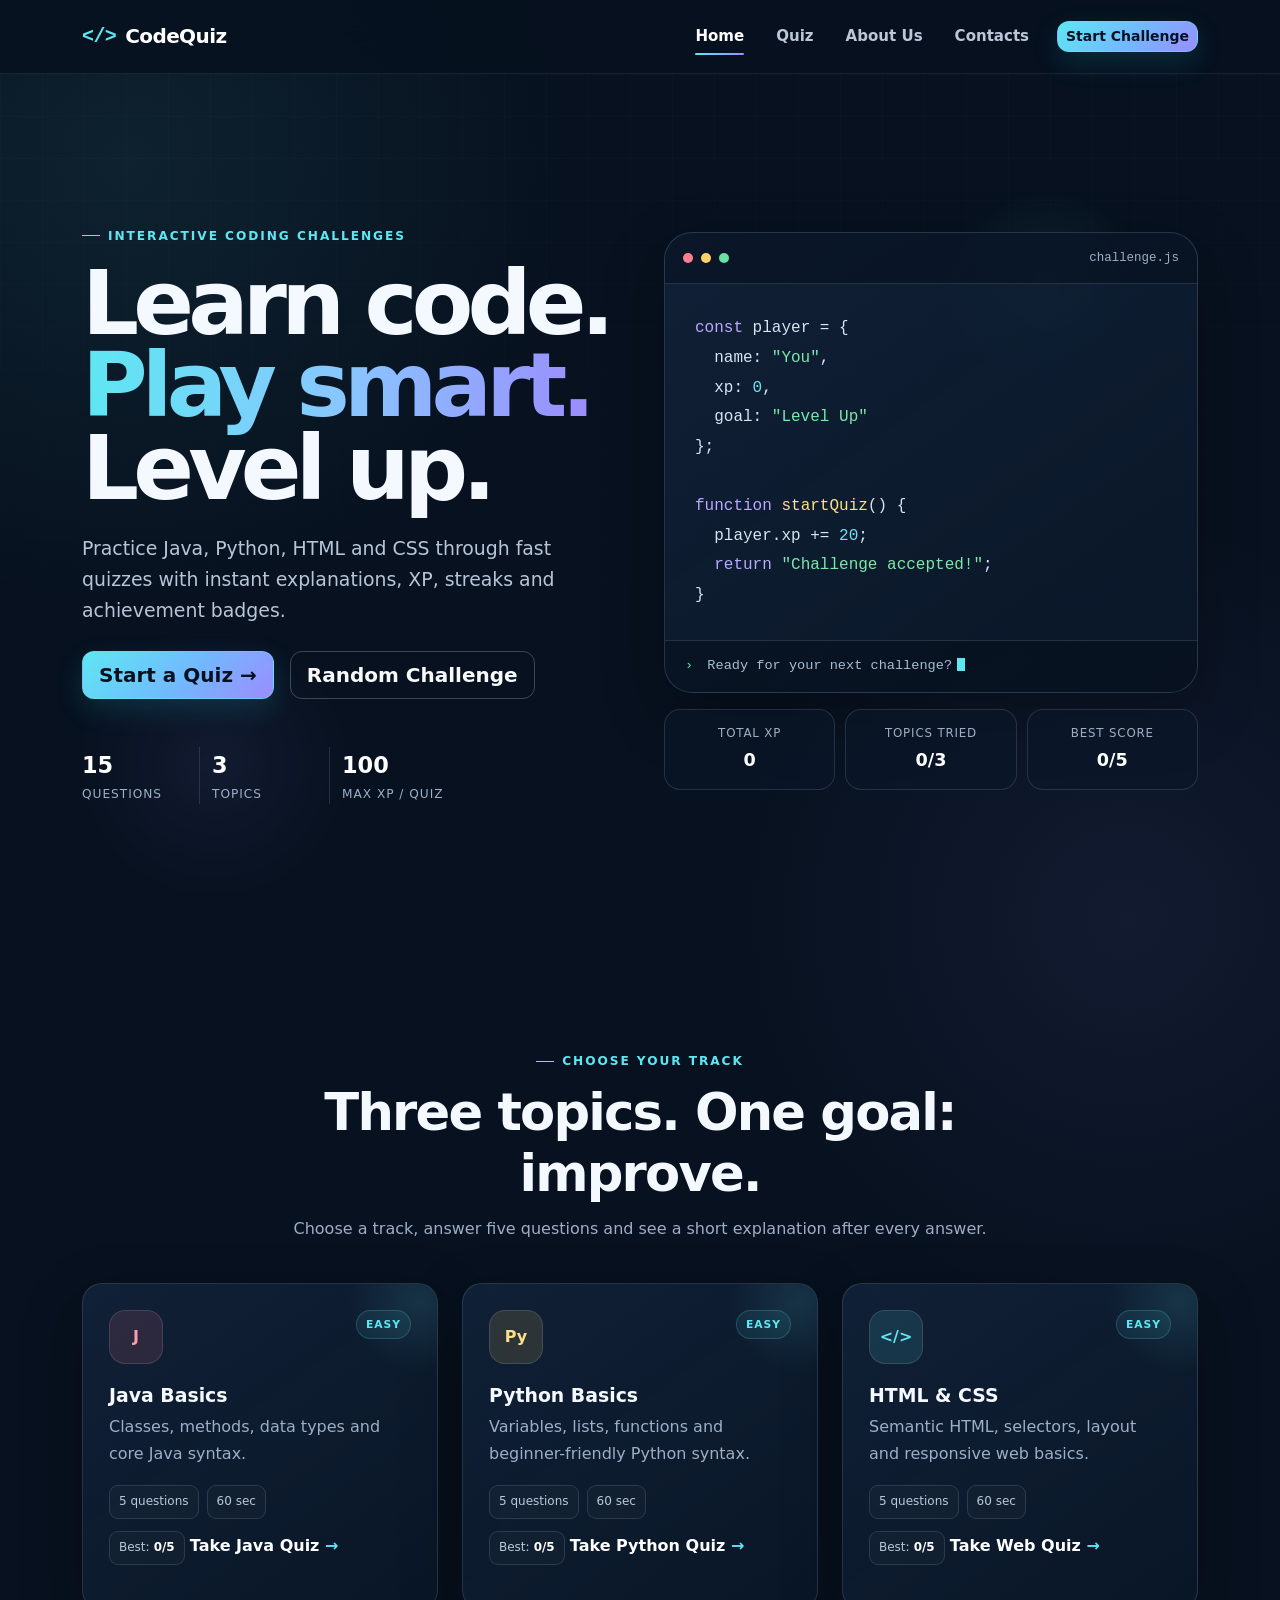
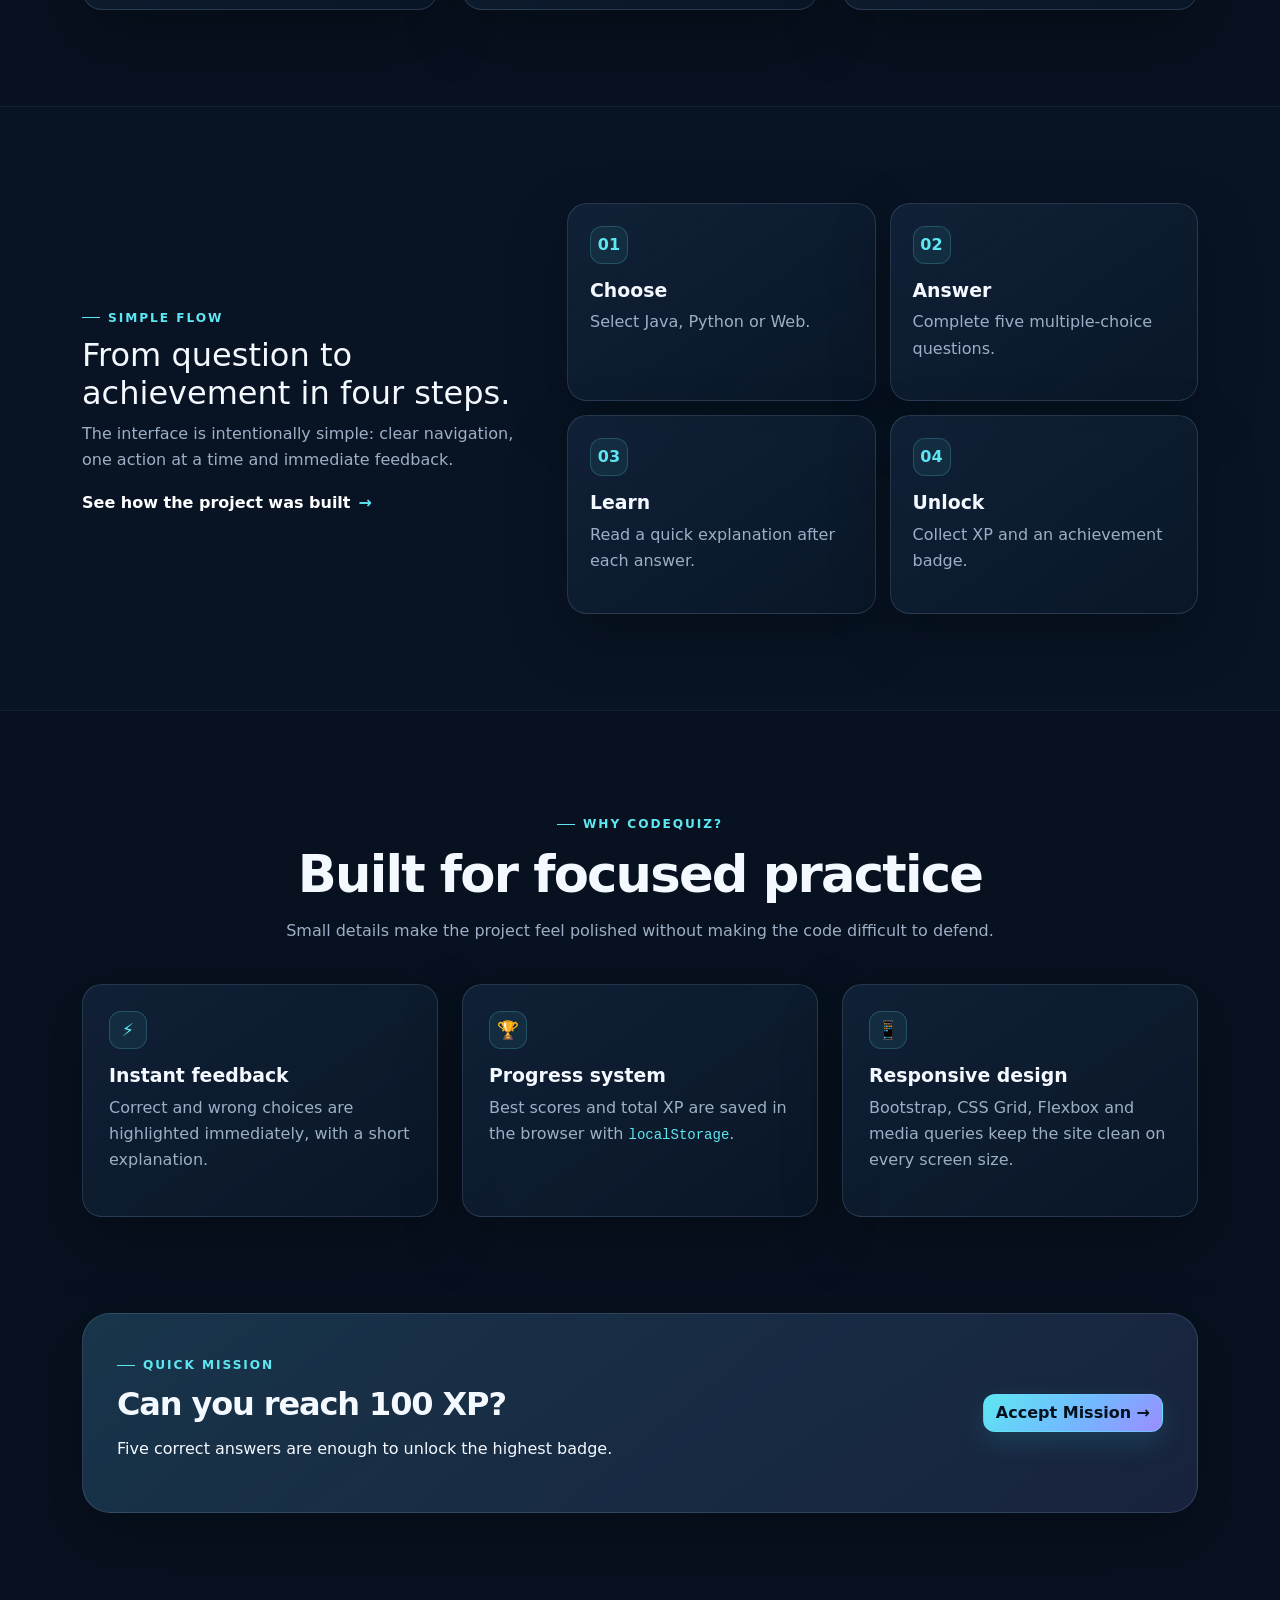
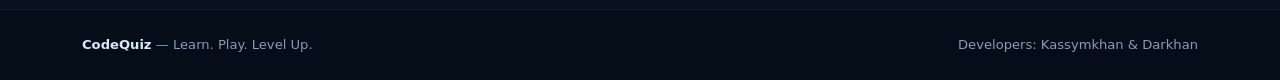
<file: index.html>
<!DOCTYPE html>
<html lang="en">
<head>
    <meta charset="UTF-8">
    <meta name="viewport" content="width=device-width, initial-scale=1.0">
    <meta name="description" content="CodeQuiz is a responsive programming quiz website for practicing Java, Python, HTML and CSS basics.">
    <meta name="theme-color" content="#07111f">
    <title>CodeQuiz | Learn. Play. Level Up.</title>
    <link rel="icon" href="images/codequiz-badge.svg" type="image/svg+xml">
    <link href="vendor/bootstrap.min.css" rel="stylesheet">
    <link rel="stylesheet" href="css/style.css">
</head>
<body data-page="home">
    <a class="skip-link" href="#main-content">Skip to main content</a>

    <header>
        <nav class="navbar navbar-expand-lg navbar-dark site-navbar sticky-top" aria-label="Main navigation">
            <div class="container">
                <a class="navbar-brand brand-mark" href="index.html" aria-label="CodeQuiz home"><span>&lt;/&gt;</span> CodeQuiz</a>
                <button class="navbar-toggler" type="button" data-bs-toggle="collapse" data-bs-target="#mainNavigation" aria-controls="mainNavigation" aria-expanded="false" aria-label="Toggle navigation">
                    <span class="navbar-toggler-icon"></span>
                </button>
                <div class="collapse navbar-collapse" id="mainNavigation">
                    <ul class="navbar-nav ms-auto align-items-lg-center gap-lg-2">
                        <li class="nav-item"><a class="nav-link active" aria-current="page" href="index.html">Home</a></li>
                        <li class="nav-item"><a class="nav-link" href="quiz.html">Quiz</a></li>
                        <li class="nav-item"><a class="nav-link" href="about.html">About Us</a></li>
                        <li class="nav-item"><a class="nav-link" href="contact.html">Contacts</a></li>
                        <li class="nav-item ms-lg-2"><a class="btn btn-sm btn-glow" href="quiz.html">Start Challenge</a></li>
                    </ul>
                </div>
            </div>
        </nav>
    </header>

    <main id="main-content">
        <section class="hero-section">
            <div class="hero-orb hero-orb-one" aria-hidden="true"></div>
            <div class="hero-orb hero-orb-two" aria-hidden="true"></div>
            <div class="container py-5 position-relative">
                <div class="row align-items-center g-4 g-lg-5 min-vh-hero">
                    <div class="col-lg-6">
                        <span class="eyebrow">INTERACTIVE CODING CHALLENGES</span>
                        <h1 class="display-title mt-3">Learn code.<br><span>Play smart.</span><br>Level up.</h1>
                        <p class="hero-text mt-4">Practice Java, Python, HTML and CSS through fast quizzes with instant explanations, XP, streaks and achievement badges.</p>
                        <div class="d-flex flex-wrap gap-3 mt-4">
                            <a class="btn btn-glow btn-lg" href="quiz.html">Start a Quiz <span aria-hidden="true">→</span></a>
                            <button class="btn btn-outline-light btn-lg" id="randomChallenge" type="button">Random Challenge</button>
                        </div>
                        <div class="hero-stats mt-5" aria-label="CodeQuiz statistics">
                            <div><strong>15</strong><span>Questions</span></div>
                            <div><strong>3</strong><span>Topics</span></div>
                            <div><strong>100</strong><span>Max XP / quiz</span></div>
                        </div>
                    </div>
                    <div class="col-lg-6">
                        <div class="code-window floating-card" aria-label="Decorative code example">
                            <div class="window-bar">
                                <span class="dot red"></span><span class="dot yellow"></span><span class="dot green"></span>
                                <span class="window-title">challenge.js</span>
                            </div>
                            <pre><code><span class="code-purple">const</span> player = {
  name: <span class="code-green">"You"</span>,
  xp: <span class="code-blue">0</span>,
  goal: <span class="code-green">"Level Up"</span>
};

<span class="code-purple">function</span> <span class="code-yellow">startQuiz</span>() {
  player.xp += <span class="code-blue">20</span>;
  <span class="code-purple">return</span> <span class="code-green">"Challenge accepted!"</span>;
}</code></pre>
                            <div class="terminal-line"><span>›</span> Ready for your next challenge?<span class="terminal-cursor" aria-hidden="true"></span></div>
                        </div>
                        <div class="profile-strip mt-3" aria-label="Saved progress">
                            <div><span>Total XP</span><strong id="homeTotalXp">0</strong></div>
                            <div><span>Topics tried</span><strong id="homeTopicsTried">0/3</strong></div>
                            <div><span>Best score</span><strong id="homeBestScore">0/5</strong></div>
                        </div>
                    </div>
                </div>
            </div>
        </section>

        <section class="section-space" aria-labelledby="choose-heading">
            <div class="container">
                <div class="section-heading text-center mx-auto">
                    <span class="eyebrow">CHOOSE YOUR TRACK</span>
                    <h2 id="choose-heading">Three topics. One goal: improve.</h2>
                    <p>Choose a track, answer five questions and see a short explanation after every answer.</p>
                </div>
                <div class="row g-4 mt-2">
                    <div class="col-12 col-md-6 col-lg-4">
                        <article class="topic-card h-100">
                            <div class="topic-card-head">
                                <div class="topic-icon java-icon" aria-hidden="true">J</div>
                                <span class="difficulty">EASY</span>
                            </div>
                            <h3>Java Basics</h3>
                            <p>Classes, methods, data types and core Java syntax.</p>
                            <div class="topic-meta"><span>5 questions</span><span>60 sec</span></div>
                            <div class="best-pill">Best: <strong data-best-topic="java">0/5</strong></div>
                            <a class="stretched-link-card" href="quiz.html?topic=java">Take Java Quiz <span aria-hidden="true">→</span></a>
                        </article>
                    </div>
                    <div class="col-12 col-md-6 col-lg-4">
                        <article class="topic-card h-100">
                            <div class="topic-card-head">
                                <div class="topic-icon python-icon" aria-hidden="true">Py</div>
                                <span class="difficulty">EASY</span>
                            </div>
                            <h3>Python Basics</h3>
                            <p>Variables, lists, functions and beginner-friendly Python syntax.</p>
                            <div class="topic-meta"><span>5 questions</span><span>60 sec</span></div>
                            <div class="best-pill">Best: <strong data-best-topic="python">0/5</strong></div>
                            <a class="stretched-link-card" href="quiz.html?topic=python">Take Python Quiz <span aria-hidden="true">→</span></a>
                        </article>
                    </div>
                    <div class="col-12 col-md-6 col-lg-4">
                        <article class="topic-card h-100">
                            <div class="topic-card-head">
                                <div class="topic-icon web-icon" aria-hidden="true">&lt;/&gt;</div>
                                <span class="difficulty">EASY</span>
                            </div>
                            <h3>HTML &amp; CSS</h3>
                            <p>Semantic HTML, selectors, layout and responsive web basics.</p>
                            <div class="topic-meta"><span>5 questions</span><span>60 sec</span></div>
                            <div class="best-pill">Best: <strong data-best-topic="web">0/5</strong></div>
                            <a class="stretched-link-card" href="quiz.html?topic=web">Take Web Quiz <span aria-hidden="true">→</span></a>
                        </article>
                    </div>
                </div>
            </div>
        </section>

        <section id="how-it-works" class="section-space section-alt" aria-labelledby="works-heading">
            <div class="container">
                <div class="row align-items-center g-4 g-lg-5">
                    <div class="col-lg-5">
                        <span class="eyebrow">SIMPLE FLOW</span>
                        <h2 id="works-heading" class="mt-2">From question to achievement in four steps.</h2>
                        <p class="muted-text">The interface is intentionally simple: clear navigation, one action at a time and immediate feedback.</p>
                        <a class="text-link" href="about.html">See how the project was built <span aria-hidden="true">→</span></a>
                    </div>
                    <div class="col-lg-7">
                        <div class="steps-grid">
                            <div class="step-card"><span>01</span><h3>Choose</h3><p>Select Java, Python or Web.</p></div>
                            <div class="step-card"><span>02</span><h3>Answer</h3><p>Complete five multiple-choice questions.</p></div>
                            <div class="step-card"><span>03</span><h3>Learn</h3><p>Read a quick explanation after each answer.</p></div>
                            <div class="step-card"><span>04</span><h3>Unlock</h3><p>Collect XP and an achievement badge.</p></div>
                        </div>
                    </div>
                </div>
            </div>
        </section>

        <section class="section-space" aria-labelledby="features-heading">
            <div class="container">
                <div class="section-heading text-center mx-auto">
                    <span class="eyebrow">WHY CODEQUIZ?</span>
                    <h2 id="features-heading">Built for focused practice</h2>
                    <p>Small details make the project feel polished without making the code difficult to defend.</p>
                </div>
                <div class="row g-4 mt-2">
                    <div class="col-md-4"><div class="mini-feature h-100"><span class="feature-symbol">⚡</span><h3>Instant feedback</h3><p>Correct and wrong choices are highlighted immediately, with a short explanation.</p></div></div>
                    <div class="col-md-4"><div class="mini-feature h-100"><span class="feature-symbol">🏆</span><h3>Progress system</h3><p>Best scores and total XP are saved in the browser with <code>localStorage</code>.</p></div></div>
                    <div class="col-md-4"><div class="mini-feature h-100"><span class="feature-symbol">📱</span><h3>Responsive design</h3><p>Bootstrap, CSS Grid, Flexbox and media queries keep the site clean on every screen size.</p></div></div>
                </div>
            </div>
        </section>

        <section class="section-space pt-0" aria-labelledby="mission-heading">
            <div class="container">
                <div class="mission-card">
                    <div>
                        <span class="eyebrow">QUICK MISSION</span>
                        <h2 id="mission-heading">Can you reach 100 XP?</h2>
                        <p>Five correct answers are enough to unlock the highest badge.</p>
                    </div>
                    <a class="btn btn-glow" href="quiz.html">Accept Mission <span aria-hidden="true">→</span></a>
                </div>
            </div>
        </section>
    </main>

    <footer class="site-footer">
        <div class="container d-flex flex-column flex-md-row justify-content-between align-items-center gap-2">
            <p class="mb-0"><strong>CodeQuiz</strong> — Learn. Play. Level Up.</p>
            <p class="mb-0">Developers: Kassymkhan &amp; Darkhan</p>
        </div>
    </footer>

    <script src="vendor/bootstrap.bundle.min.js"></script>
    <script src="js/script.js"></script>
</body>
</html>
</file>
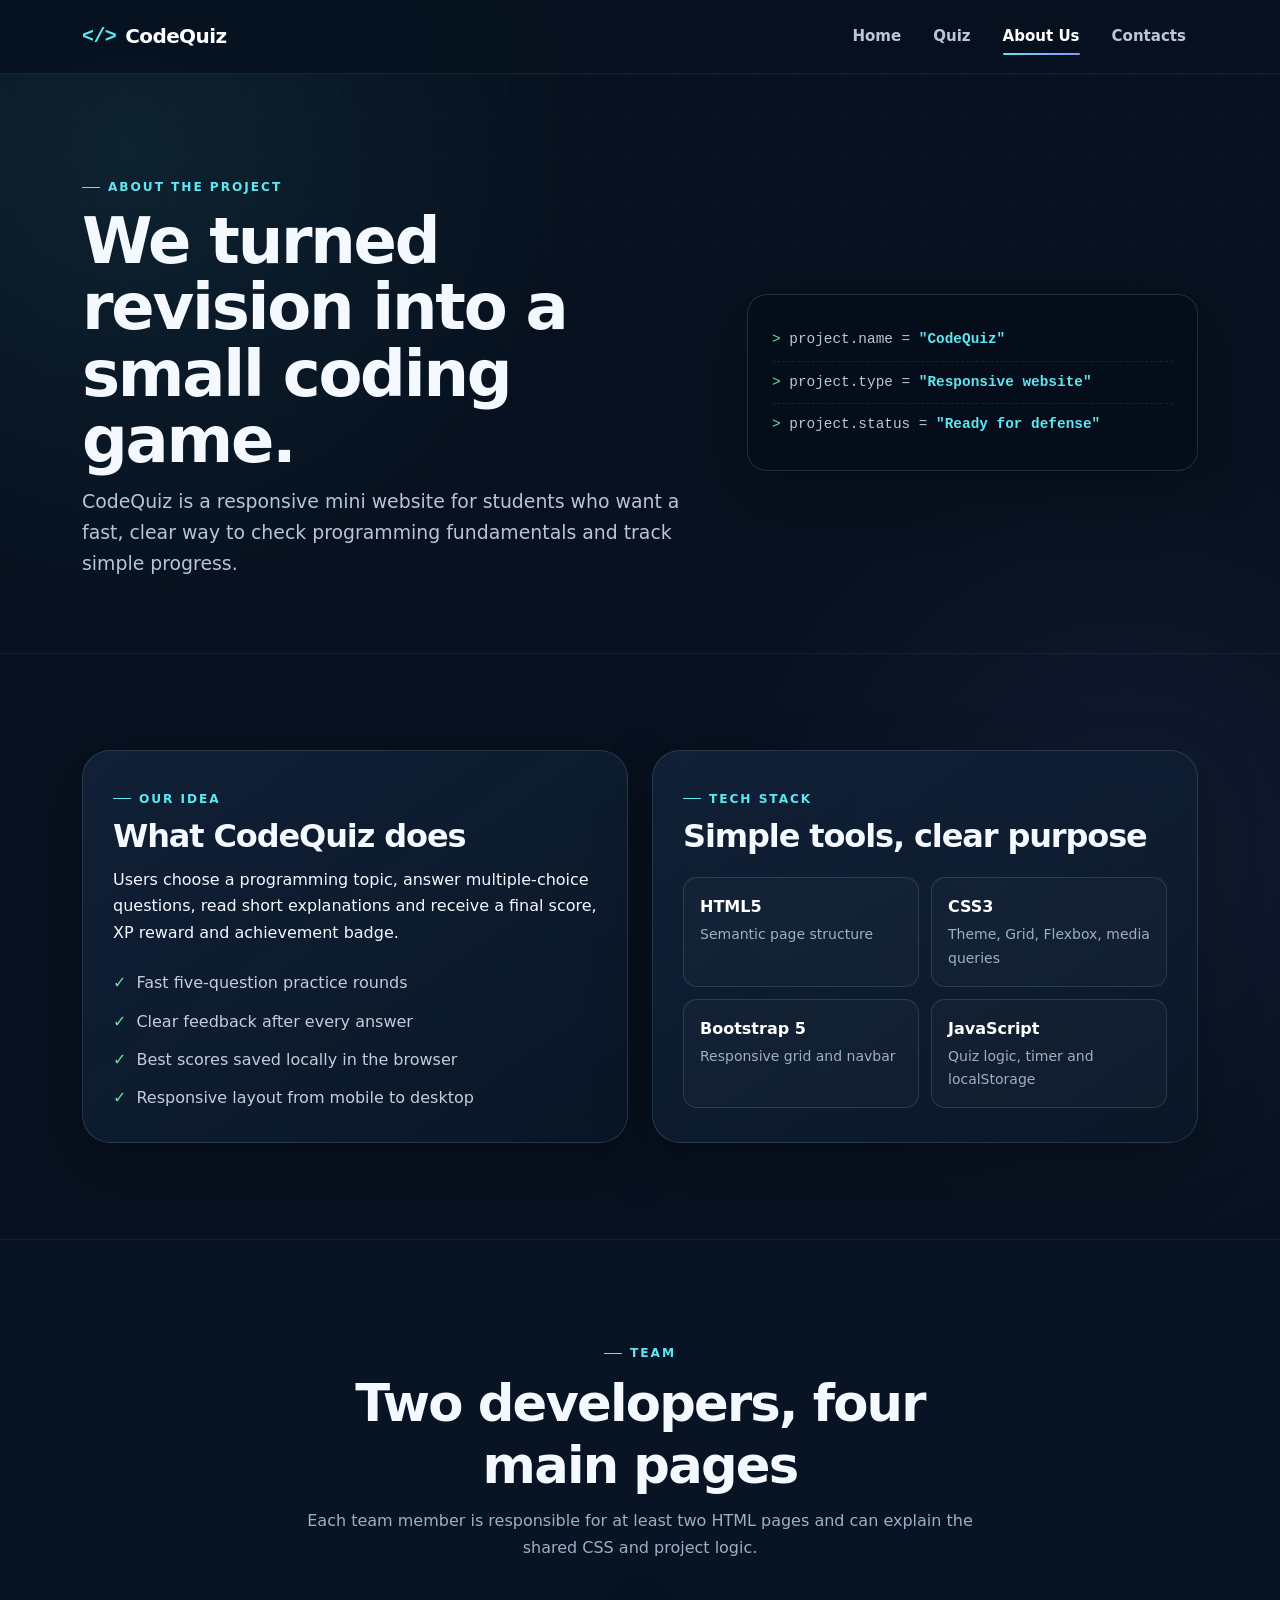
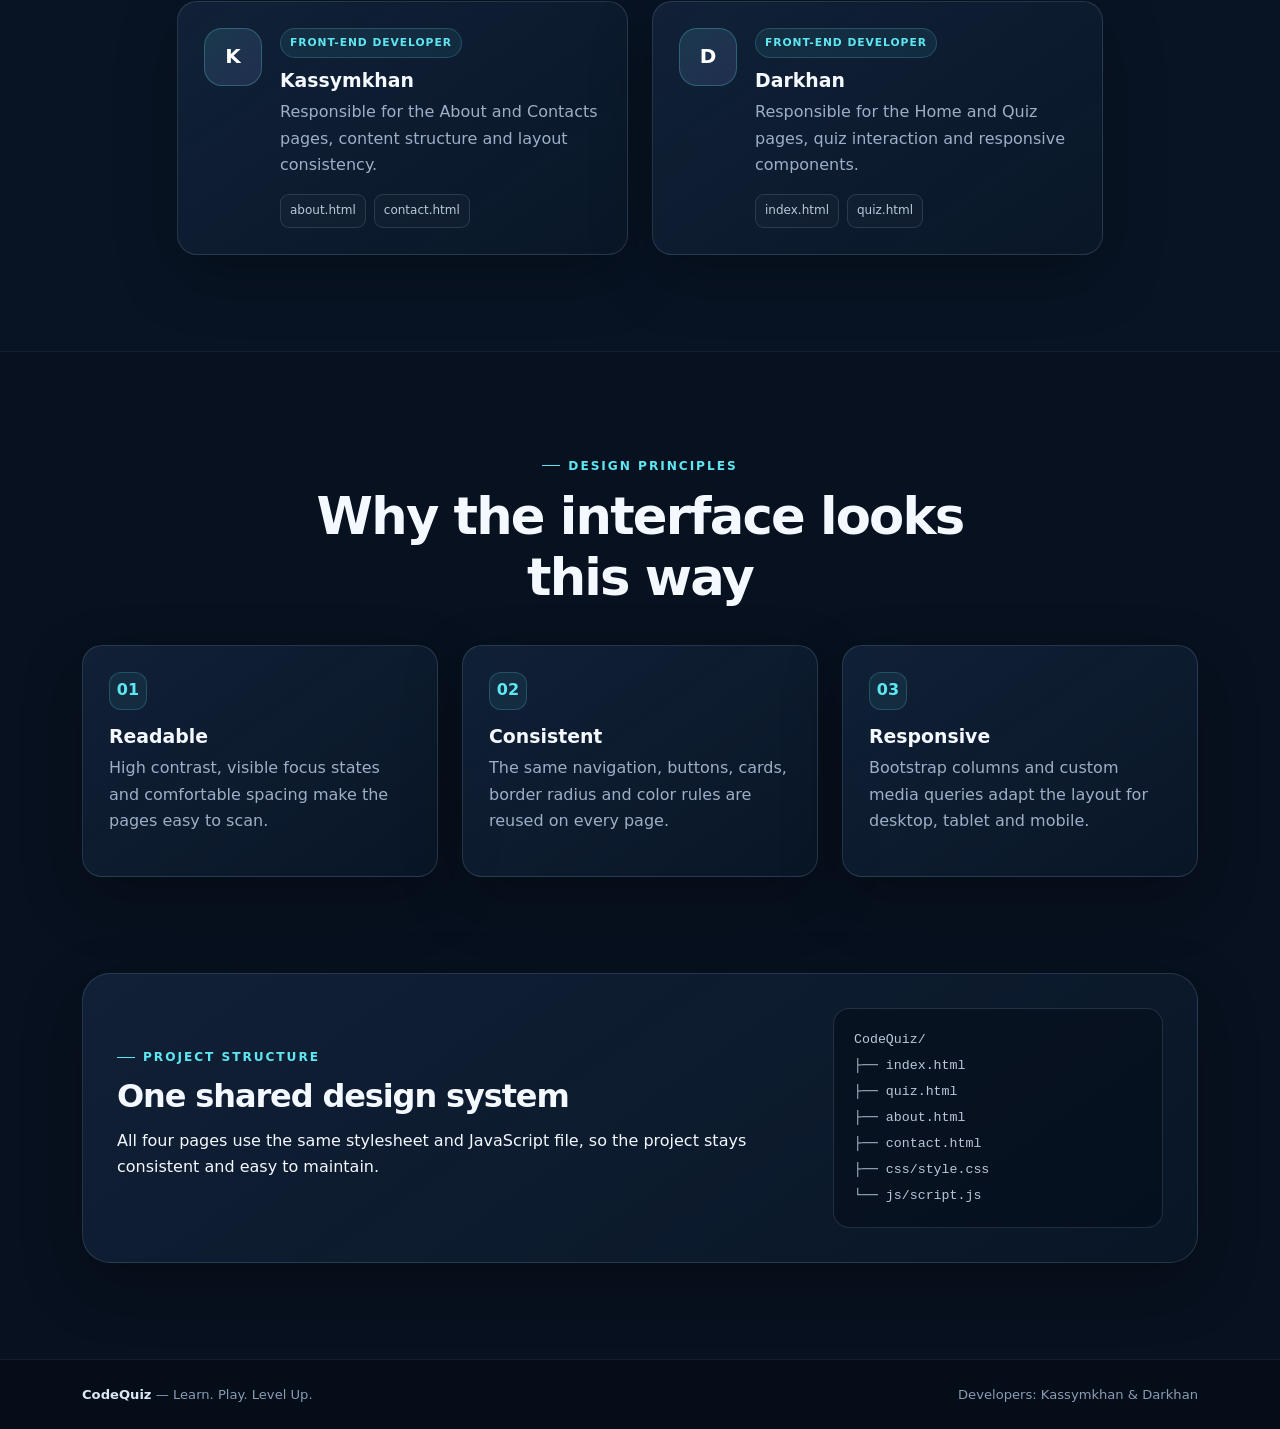
<file: about.html>
<!DOCTYPE html>
<html lang="en">
<head>
    <meta charset="UTF-8">
    <meta name="viewport" content="width=device-width, initial-scale=1.0">
    <meta name="description" content="Learn about the CodeQuiz project, technologies and student development team.">
    <meta name="theme-color" content="#07111f">
    <title>About Us | CodeQuiz</title>
    <link rel="icon" href="images/codequiz-badge.svg" type="image/svg+xml">
    <link href="vendor/bootstrap.min.css" rel="stylesheet">
    <link rel="stylesheet" href="css/style.css">
</head>
<body data-page="about">
    <a class="skip-link" href="#main-content">Skip to main content</a>

    <header>
        <nav class="navbar navbar-expand-lg navbar-dark site-navbar sticky-top" aria-label="Main navigation">
            <div class="container">
                <a class="navbar-brand brand-mark" href="index.html" aria-label="CodeQuiz home"><span>&lt;/&gt;</span> CodeQuiz</a>
                <button class="navbar-toggler" type="button" data-bs-toggle="collapse" data-bs-target="#mainNavigation" aria-controls="mainNavigation" aria-expanded="false" aria-label="Toggle navigation"><span class="navbar-toggler-icon"></span></button>
                <div class="collapse navbar-collapse" id="mainNavigation">
                    <ul class="navbar-nav ms-auto align-items-lg-center gap-lg-2">
                        <li class="nav-item"><a class="nav-link" href="index.html">Home</a></li>
                        <li class="nav-item"><a class="nav-link" href="quiz.html">Quiz</a></li>
                        <li class="nav-item"><a class="nav-link active" aria-current="page" href="about.html">About Us</a></li>
                        <li class="nav-item"><a class="nav-link" href="contact.html">Contacts</a></li>
                    </ul>
                </div>
            </div>
        </nav>
    </header>

    <main id="main-content">
        <section class="page-hero">
            <div class="container">
                <div class="row align-items-center g-4">
                    <div class="col-lg-7">
                        <span class="eyebrow">ABOUT THE PROJECT</span>
                        <h1>We turned revision into a small coding game.</h1>
                        <p>CodeQuiz is a responsive mini website for students who want a fast, clear way to check programming fundamentals and track simple progress.</p>
                    </div>
                    <div class="col-lg-5">
                        <div class="about-terminal">
                            <p><span>&gt;</span> project.name = <strong>"CodeQuiz"</strong></p>
                            <p><span>&gt;</span> project.type = <strong>"Responsive website"</strong></p>
                            <p><span>&gt;</span> project.status = <strong>"Ready for defense"</strong></p>
                        </div>
                    </div>
                </div>
            </div>
        </section>

        <section class="section-space">
            <div class="container">
                <div class="row g-4 align-items-stretch">
                    <div class="col-lg-6">
                        <article class="glass-panel h-100">
                            <span class="eyebrow">OUR IDEA</span>
                            <h2 class="mt-2">What CodeQuiz does</h2>
                            <p>Users choose a programming topic, answer multiple-choice questions, read short explanations and receive a final score, XP reward and achievement badge.</p>
                            <ul class="clean-list">
                                <li><span>✓</span> Fast five-question practice rounds</li>
                                <li><span>✓</span> Clear feedback after every answer</li>
                                <li><span>✓</span> Best scores saved locally in the browser</li>
                                <li><span>✓</span> Responsive layout from mobile to desktop</li>
                            </ul>
                        </article>
                    </div>
                    <div class="col-lg-6">
                        <article class="glass-panel h-100">
                            <span class="eyebrow">TECH STACK</span>
                            <h2 class="mt-2">Simple tools, clear purpose</h2>
                            <div class="tech-list">
                                <div><strong>HTML5</strong><small>Semantic page structure</small></div>
                                <div><strong>CSS3</strong><small>Theme, Grid, Flexbox, media queries</small></div>
                                <div><strong>Bootstrap 5</strong><small>Responsive grid and navbar</small></div>
                                <div><strong>JavaScript</strong><small>Quiz logic, timer and localStorage</small></div>
                            </div>
                        </article>
                    </div>
                </div>
            </div>
        </section>

        <section class="section-space section-alt" aria-labelledby="team-heading">
            <div class="container">
                <div class="section-heading text-center mx-auto">
                    <span class="eyebrow">TEAM</span>
                    <h2 id="team-heading">Two developers, four main pages</h2>
                    <p>Each team member is responsible for at least two HTML pages and can explain the shared CSS and project logic.</p>
                </div>
                <div class="row g-4 justify-content-center mt-2">
                    <div class="col-md-6 col-lg-5">
                        <article class="team-card h-100">
                            <div class="avatar" aria-hidden="true">K</div>
                            <div>
                                <span class="role-chip">FRONT-END DEVELOPER</span>
                                <h3>Kassymkhan</h3>
                                <p>Responsible for the About and Contacts pages, content structure and layout consistency.</p>
                                <div class="page-tags"><span>about.html</span><span>contact.html</span></div>
                            </div>
                        </article>
                    </div>
                    <div class="col-md-6 col-lg-5">
                        <article class="team-card h-100">
                            <div class="avatar" aria-hidden="true">D</div>
                            <div>
                                <span class="role-chip">FRONT-END DEVELOPER</span>
                                <h3>Darkhan</h3>
                                <p>Responsible for the Home and Quiz pages, quiz interaction and responsive components.</p>
                                <div class="page-tags"><span>index.html</span><span>quiz.html</span></div>
                            </div>
                        </article>
                    </div>
                </div>
            </div>
        </section>

        <section class="section-space" aria-labelledby="principles-heading">
            <div class="container">
                <div class="section-heading mx-auto text-center">
                    <span class="eyebrow">DESIGN PRINCIPLES</span>
                    <h2 id="principles-heading">Why the interface looks this way</h2>
                </div>
                <div class="row g-4 mt-2">
                    <div class="col-md-4"><div class="mini-feature h-100"><span class="number-symbol">01</span><h3>Readable</h3><p>High contrast, visible focus states and comfortable spacing make the pages easy to scan.</p></div></div>
                    <div class="col-md-4"><div class="mini-feature h-100"><span class="number-symbol">02</span><h3>Consistent</h3><p>The same navigation, buttons, cards, border radius and color rules are reused on every page.</p></div></div>
                    <div class="col-md-4"><div class="mini-feature h-100"><span class="number-symbol">03</span><h3>Responsive</h3><p>Bootstrap columns and custom media queries adapt the layout for desktop, tablet and mobile.</p></div></div>
                </div>
            </div>
        </section>

        <section class="section-space pt-0" aria-labelledby="architecture-heading">
            <div class="container">
                <div class="architecture-card">
                    <div>
                        <span class="eyebrow">PROJECT STRUCTURE</span>
                        <h2 id="architecture-heading">One shared design system</h2>
                        <p>All four pages use the same stylesheet and JavaScript file, so the project stays consistent and easy to maintain.</p>
                    </div>
                    <div class="file-tree" aria-label="Project file structure">
                        <span>CodeQuiz/</span>
                        <span>├── index.html</span>
                        <span>├── quiz.html</span>
                        <span>├── about.html</span>
                        <span>├── contact.html</span>
                        <span>├── css/style.css</span>
                        <span>└── js/script.js</span>
                    </div>
                </div>
            </div>
        </section>
    </main>

    <footer class="site-footer">
        <div class="container d-flex flex-column flex-md-row justify-content-between align-items-center gap-2">
            <p class="mb-0"><strong>CodeQuiz</strong> — Learn. Play. Level Up.</p>
            <p class="mb-0">Developers: Kassymkhan &amp; Darkhan</p>
        </div>
    </footer>

    <script src="vendor/bootstrap.bundle.min.js"></script>
    <script src="js/script.js"></script>
</body>
</html>
</file>
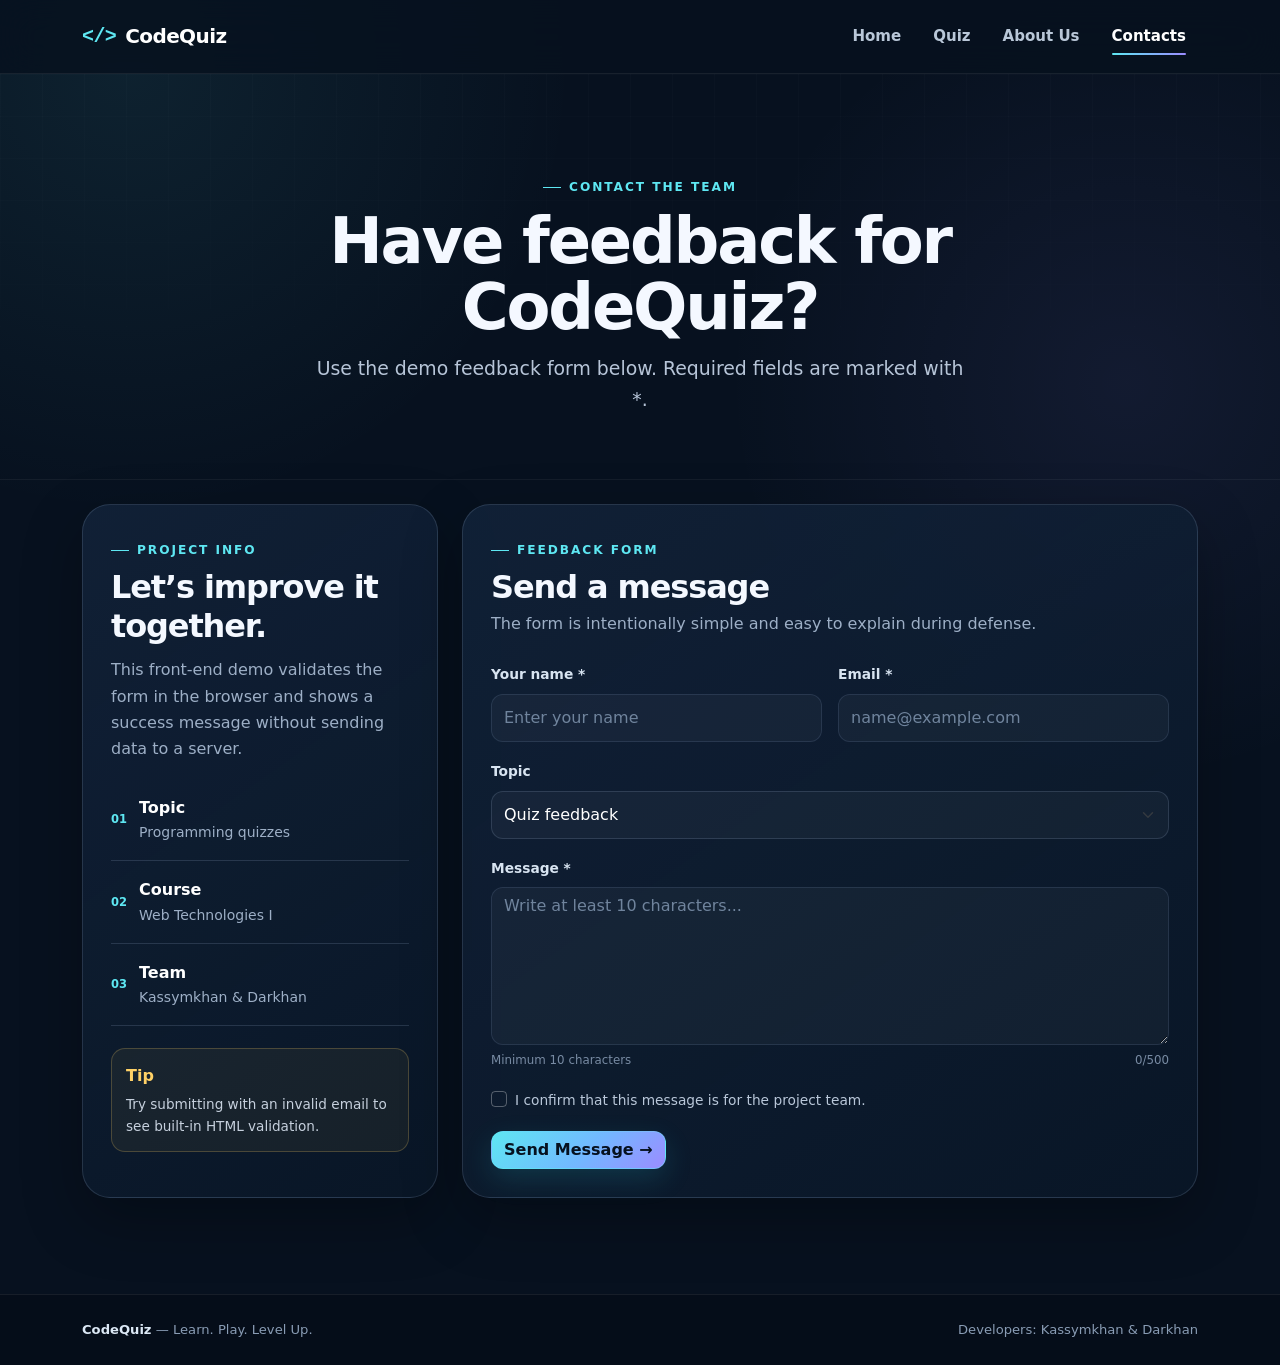
<file: contact.html>
<!DOCTYPE html>
<html lang="en">
<head>
    <meta charset="UTF-8">
    <meta name="viewport" content="width=device-width, initial-scale=1.0">
    <meta name="description" content="Send feedback or questions to the CodeQuiz student project team.">
    <meta name="theme-color" content="#07111f">
    <title>Contacts | CodeQuiz</title>
    <link rel="icon" href="images/codequiz-badge.svg" type="image/svg+xml">
    <link href="vendor/bootstrap.min.css" rel="stylesheet">
    <link rel="stylesheet" href="css/style.css">
</head>
<body data-page="contact">
    <a class="skip-link" href="#main-content">Skip to main content</a>

    <header>
        <nav class="navbar navbar-expand-lg navbar-dark site-navbar sticky-top" aria-label="Main navigation">
            <div class="container">
                <a class="navbar-brand brand-mark" href="index.html" aria-label="CodeQuiz home"><span>&lt;/&gt;</span> CodeQuiz</a>
                <button class="navbar-toggler" type="button" data-bs-toggle="collapse" data-bs-target="#mainNavigation" aria-controls="mainNavigation" aria-expanded="false" aria-label="Toggle navigation"><span class="navbar-toggler-icon"></span></button>
                <div class="collapse navbar-collapse" id="mainNavigation">
                    <ul class="navbar-nav ms-auto align-items-lg-center gap-lg-2">
                        <li class="nav-item"><a class="nav-link" href="index.html">Home</a></li>
                        <li class="nav-item"><a class="nav-link" href="quiz.html">Quiz</a></li>
                        <li class="nav-item"><a class="nav-link" href="about.html">About Us</a></li>
                        <li class="nav-item"><a class="nav-link active" aria-current="page" href="contact.html">Contacts</a></li>
                    </ul>
                </div>
            </div>
        </nav>
    </header>

    <main id="main-content">
        <section class="page-hero compact-hero">
            <div class="container text-center">
                <span class="eyebrow">CONTACT THE TEAM</span>
                <h1>Have feedback for CodeQuiz?</h1>
                <p>Use the demo feedback form below. Required fields are marked with *.</p>
            </div>
        </section>

        <section class="section-space pt-4">
            <div class="container">
                <div class="row g-4 justify-content-center">
                    <div class="col-lg-4">
                        <aside class="contact-info h-100">
                            <span class="eyebrow">PROJECT INFO</span>
                            <h2 class="mt-2">Let’s improve it together.</h2>
                            <p class="muted-text">This front-end demo validates the form in the browser and shows a success message without sending data to a server.</p>
                            <div class="contact-point"><span>01</span><div><strong>Topic</strong><small>Programming quizzes</small></div></div>
                            <div class="contact-point"><span>02</span><div><strong>Course</strong><small>Web Technologies I</small></div></div>
                            <div class="contact-point"><span>03</span><div><strong>Team</strong><small>Kassymkhan &amp; Darkhan</small></div></div>
                            <div class="contact-note"><strong>Tip</strong><span>Try submitting with an invalid email to see built-in HTML validation.</span></div>
                        </aside>
                    </div>
                    <div class="col-lg-8">
                        <section class="contact-form-card" aria-labelledby="form-heading">
                            <div class="mb-4">
                                <span class="eyebrow">FEEDBACK FORM</span>
                                <h2 id="form-heading" class="mt-2 mb-1">Send a message</h2>
                                <p class="muted-text mb-0">The form is intentionally simple and easy to explain during defense.</p>
                            </div>
                            <form id="contactForm">
                                <div class="row g-3">
                                    <div class="col-md-6">
                                        <label class="form-label" for="name">Your name *</label>
                                        <input class="form-control" id="name" name="name" type="text" minlength="2" maxlength="50" autocomplete="name" placeholder="Enter your name" required>
                                    </div>
                                    <div class="col-md-6">
                                        <label class="form-label" for="email">Email *</label>
                                        <input class="form-control" id="email" name="email" type="email" maxlength="80" autocomplete="email" placeholder="name@example.com" required>
                                    </div>
                                    <div class="col-12">
                                        <label class="form-label" for="topic">Topic</label>
                                        <select class="form-select" id="topic" name="topic">
                                            <option>Quiz feedback</option>
                                            <option>Design suggestion</option>
                                            <option>Bug report</option>
                                            <option>Other</option>
                                        </select>
                                    </div>
                                    <div class="col-12">
                                        <label class="form-label" for="message">Message *</label>
                                        <textarea class="form-control" id="message" name="message" rows="6" minlength="10" maxlength="500" placeholder="Write at least 10 characters..." required></textarea>
                                        <div class="form-helper"><span>Minimum 10 characters</span><span id="messageCount">0/500</span></div>
                                    </div>
                                    <div class="col-12">
                                        <div class="form-check">
                                            <input class="form-check-input" type="checkbox" id="consent" required>
                                            <label class="form-check-label" for="consent">I confirm that this message is for the project team.</label>
                                        </div>
                                    </div>
                                    <div class="col-12 d-flex flex-wrap align-items-center gap-3">
                                        <button class="btn btn-glow" type="submit">Send Message <span aria-hidden="true">→</span></button>
                                        <span id="formStatus" class="form-status" aria-live="polite"></span>
                                    </div>
                                </div>
                            </form>
                        </section>
                    </div>
                </div>
            </div>
        </section>
    </main>

    <footer class="site-footer">
        <div class="container d-flex flex-column flex-md-row justify-content-between align-items-center gap-2">
            <p class="mb-0"><strong>CodeQuiz</strong> — Learn. Play. Level Up.</p>
            <p class="mb-0">Developers: Kassymkhan &amp; Darkhan</p>
        </div>
    </footer>

    <script src="vendor/bootstrap.bundle.min.js"></script>
    <script src="js/script.js"></script>
</body>
</html>
</file>
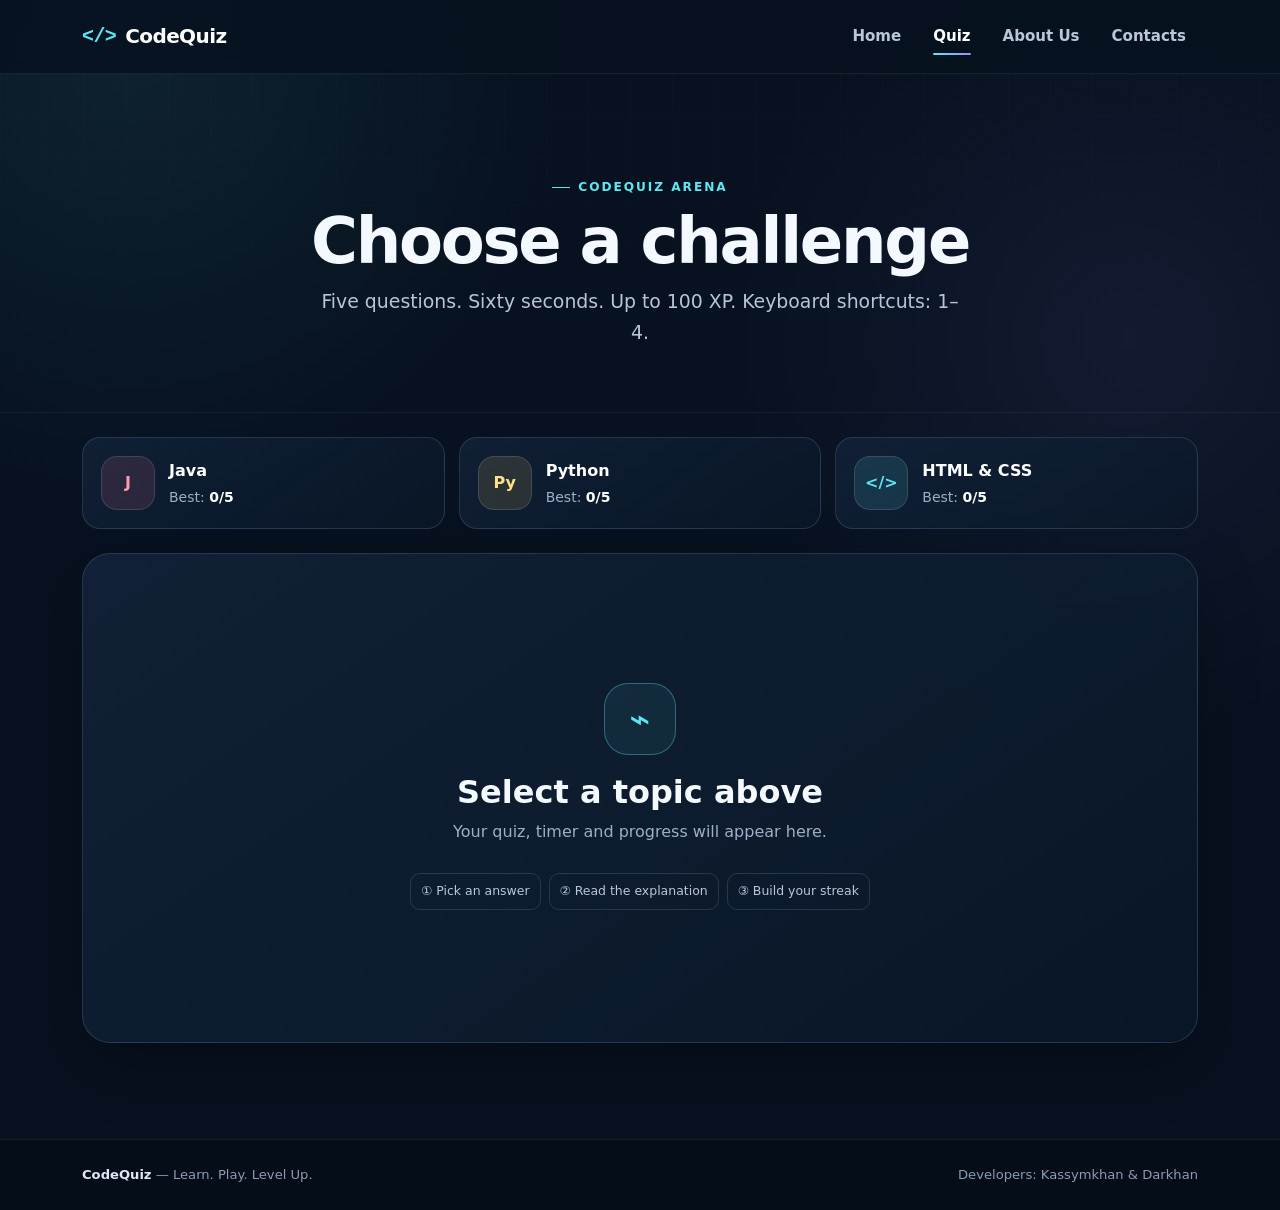
<file: quiz.html>
<!DOCTYPE html>
<html lang="en">
<head>
    <meta charset="UTF-8">
    <meta name="viewport" content="width=device-width, initial-scale=1.0">
    <meta name="description" content="Take interactive Java, Python, HTML and CSS quizzes on CodeQuiz.">
    <meta name="theme-color" content="#07111f">
    <title>Quiz | CodeQuiz</title>
    <link rel="icon" href="images/codequiz-badge.svg" type="image/svg+xml">
    <link href="vendor/bootstrap.min.css" rel="stylesheet">
    <link rel="stylesheet" href="css/style.css">
</head>
<body data-page="quiz">
    <a class="skip-link" href="#main-content">Skip to main content</a>

    <header>
        <nav class="navbar navbar-expand-lg navbar-dark site-navbar sticky-top" aria-label="Main navigation">
            <div class="container">
                <a class="navbar-brand brand-mark" href="index.html" aria-label="CodeQuiz home"><span>&lt;/&gt;</span> CodeQuiz</a>
                <button class="navbar-toggler" type="button" data-bs-toggle="collapse" data-bs-target="#mainNavigation" aria-controls="mainNavigation" aria-expanded="false" aria-label="Toggle navigation"><span class="navbar-toggler-icon"></span></button>
                <div class="collapse navbar-collapse" id="mainNavigation">
                    <ul class="navbar-nav ms-auto align-items-lg-center gap-lg-2">
                        <li class="nav-item"><a class="nav-link" href="index.html">Home</a></li>
                        <li class="nav-item"><a class="nav-link active" aria-current="page" href="quiz.html">Quiz</a></li>
                        <li class="nav-item"><a class="nav-link" href="about.html">About Us</a></li>
                        <li class="nav-item"><a class="nav-link" href="contact.html">Contacts</a></li>
                    </ul>
                </div>
            </div>
        </nav>
    </header>

    <main id="main-content" class="quiz-page">
        <section class="page-hero compact-hero">
            <div class="container text-center">
                <span class="eyebrow">CODEQUIZ ARENA</span>
                <h1>Choose a challenge</h1>
                <p>Five questions. Sixty seconds. Up to 100 XP. Keyboard shortcuts: 1–4.</p>
            </div>
        </section>

        <section class="section-space pt-4">
            <div class="container">
                <div id="topicSelector" class="quiz-topic-grid" aria-label="Quiz topics">
                    <button class="quiz-topic-btn" type="button" data-topic="java">
                        <span class="topic-icon java-icon" aria-hidden="true">J</span>
                        <span><strong>Java</strong><small>Best: <b data-best-topic="java">0/5</b></small></span>
                    </button>
                    <button class="quiz-topic-btn" type="button" data-topic="python">
                        <span class="topic-icon python-icon" aria-hidden="true">Py</span>
                        <span><strong>Python</strong><small>Best: <b data-best-topic="python">0/5</b></small></span>
                    </button>
                    <button class="quiz-topic-btn" type="button" data-topic="web">
                        <span class="topic-icon web-icon" aria-hidden="true">&lt;/&gt;</span>
                        <span><strong>HTML &amp; CSS</strong><small>Best: <b data-best-topic="web">0/5</b></small></span>
                    </button>
                </div>

                <section id="quizApp" class="quiz-app mt-4" aria-live="polite">
                    <div id="quizIntro" class="quiz-empty-state">
                        <div class="empty-symbol" aria-hidden="true">⌁</div>
                        <h2>Select a topic above</h2>
                        <p>Your quiz, timer and progress will appear here.</p>
                        <div class="intro-tips">
                            <span>① Pick an answer</span><span>② Read the explanation</span><span>③ Build your streak</span>
                        </div>
                    </div>

                    <div id="quizPanel" class="d-none">
                        <div class="quiz-topline">
                            <div>
                                <span class="quiz-label">TOPIC</span>
                                <h2 id="quizTitle" class="mb-0">Java Basics</h2>
                            </div>
                            <div class="quiz-status-cluster">
                                <div class="streak-box" aria-label="Current correct-answer streak"><span>Streak</span><strong id="streakValue">0</strong></div>
                                <div class="timer-box" aria-label="Time remaining"><span aria-hidden="true">⏱</span><strong id="timer">60</strong><small>sec</small></div>
                            </div>
                        </div>

                        <div class="progress-wrap mt-4" aria-label="Quiz progress">
                            <div class="d-flex justify-content-between mb-2"><span id="questionCounter">Question 1 of 5</span><span id="progressPercent">20%</span></div>
                            <div class="progress-track"><div id="progressBar" class="progress-fill"></div></div>
                        </div>

                        <div id="questionCard" class="question-card mt-4">
                            <p id="questionText" class="question-text"></p>
                            <div id="answers" class="answer-list"></div>
                            <div id="explanationBox" class="explanation-box d-none" role="status">
                                <strong id="explanationTitle">Why?</strong>
                                <p id="explanationText" class="mb-0"></p>
                            </div>
                            <div class="d-flex justify-content-between align-items-center gap-3 mt-4 flex-wrap">
                                <span id="answerHint" class="answer-hint">Choose one answer.</span>
                                <button id="nextButton" class="btn btn-glow" type="button" disabled>Next Question</button>
                            </div>
                        </div>
                    </div>

                    <div id="resultPanel" class="result-panel d-none text-center">
                        <div class="confetti-row" aria-hidden="true"><span></span><span></span><span></span><span></span><span></span></div>
                        <div id="badgeIcon" class="badge-icon" aria-hidden="true">🏆</div>
                        <span class="eyebrow">CHALLENGE COMPLETE</span>
                        <h2 id="resultTitle" tabindex="-1">Great work!</h2>
                        <p id="resultMessage" class="muted-text"></p>
                        <div class="result-stats">
                            <div><strong id="scoreValue">0/5</strong><span>Score</span></div>
                            <div><strong id="xpValue">0 XP</strong><span>Reward</span></div>
                            <div><strong id="timeValue">0s</strong><span>Time</span></div>
                        </div>
                        <div class="achievement-card mt-4">
                            <span>Achievement unlocked</span>
                            <strong id="achievementName">Code Rookie</strong>
                            <small id="bestScoreText">Best score: 0/5</small>
                        </div>
                        <div class="d-flex justify-content-center gap-3 flex-wrap mt-4">
                            <button id="retryButton" class="btn btn-glow" type="button">Try Again</button>
                            <button id="changeTopicButton" class="btn btn-outline-light" type="button">Choose Another Topic</button>
                        </div>
                    </div>
                </section>
            </div>
        </section>
    </main>

    <footer class="site-footer">
        <div class="container d-flex flex-column flex-md-row justify-content-between align-items-center gap-2">
            <p class="mb-0"><strong>CodeQuiz</strong> — Learn. Play. Level Up.</p>
            <p class="mb-0">Developers: Kassymkhan &amp; Darkhan</p>
        </div>
    </footer>

    <script src="vendor/bootstrap.bundle.min.js"></script>
    <script src="js/script.js"></script>
</body>
</html>
</file>
<file: css/style.css>
:root {
    --bg: #07111f;
    --bg-soft: #0b1729;
    --panel: rgba(16, 31, 51, 0.82);
    --panel-solid: #101f33;
    --panel-light: #142741;
    --text: #f4f8ff;
    --muted: #9dafc6;
    --cyan: #5ee7f2;
    --cyan-strong: #26c9da;
    --purple: #9b8cff;
    --green: #69e2a1;
    --yellow: #ffd166;
    --red: #ff7f91;
    --border: rgba(158, 183, 216, 0.18);
    --border-strong: rgba(94, 231, 242, 0.35);
    --shadow: 0 22px 60px rgba(0, 0, 0, 0.28);
    --radius-lg: 28px;
    --radius-md: 20px;
    --radius-sm: 14px;
}

* {
    box-sizing: border-box;
}

html {
    scroll-behavior: smooth;
}

body {
    margin: 0;
    min-width: 320px;
    overflow-x: hidden;
    background:
        radial-gradient(circle at 10% 5%, rgba(94, 231, 242, 0.08), transparent 28rem),
        radial-gradient(circle at 88% 28%, rgba(155, 140, 255, 0.08), transparent 25rem),
        var(--bg);
    color: var(--text);
    font-family: Inter, ui-sans-serif, system-ui, -apple-system, BlinkMacSystemFont, "Segoe UI", sans-serif;
    line-height: 1.65;
}

body::selection {
    background: rgba(94, 231, 242, 0.28);
    color: #fff;
}

a {
    color: inherit;
}

code {
    color: var(--cyan);
}

button,
a,
input,
select,
textarea {
    -webkit-tap-highlight-color: transparent;
}

:focus-visible {
    outline: 3px solid rgba(94, 231, 242, 0.78);
    outline-offset: 3px;
}

.skip-link {
    position: fixed;
    top: 10px;
    left: 10px;
    z-index: 2000;
    padding: 10px 14px;
    border-radius: 10px;
    transform: translateY(-160%);
    background: #fff;
    color: #06111f;
    font-weight: 800;
    text-decoration: none;
}

.skip-link:focus {
    transform: translateY(0);
}

.site-navbar {
    min-height: 74px;
    border-bottom: 1px solid rgba(255, 255, 255, 0.07);
    background: rgba(7, 17, 31, 0.83);
    backdrop-filter: blur(18px);
    -webkit-backdrop-filter: blur(18px);
}

.brand-mark {
    display: inline-flex;
    align-items: center;
    gap: 9px;
    font-weight: 800;
    letter-spacing: -0.03em;
}

.brand-mark span {
    color: var(--cyan);
    font-family: ui-monospace, SFMono-Regular, Menlo, Consolas, monospace;
}

.navbar .nav-link {
    position: relative;
    padding: 8px 12px !important;
    color: #b9c7d8;
    font-size: 0.94rem;
    font-weight: 650;
}

.navbar .nav-link:hover,
.navbar .nav-link.active {
    color: #fff;
}

.navbar .nav-link.active::after {
    position: absolute;
    right: 12px;
    bottom: 2px;
    left: 12px;
    height: 2px;
    border-radius: 99px;
    background: linear-gradient(90deg, var(--cyan), var(--purple));
    content: "";
}

.navbar-toggler {
    border-color: rgba(255, 255, 255, 0.18);
}

.btn {
    border-radius: 12px;
    font-weight: 750;
}

.btn-glow {
    border: 1px solid rgba(94, 231, 242, 0.42);
    background: linear-gradient(135deg, var(--cyan), #72b8ff 55%, var(--purple));
    box-shadow: 0 10px 28px rgba(38, 201, 218, 0.16);
    color: #06111f;
}

.btn-glow:hover,
.btn-glow:focus {
    border-color: rgba(255, 255, 255, 0.5);
    background: linear-gradient(135deg, #83f2fa, #8ac7ff 55%, #b3a7ff);
    color: #06111f;
    transform: translateY(-1px);
}

.btn-outline-light {
    border-color: rgba(255, 255, 255, 0.22);
}

.btn-outline-light:hover {
    border-color: rgba(255, 255, 255, 0.55);
    background: rgba(255, 255, 255, 0.08);
    color: #fff;
}

.hero-section,
.page-hero {
    position: relative;
    overflow: hidden;
}

.hero-section::before,
.page-hero::before {
    position: absolute;
    inset: 0;
    pointer-events: none;
    background-image:
        linear-gradient(rgba(255, 255, 255, 0.025) 1px, transparent 1px),
        linear-gradient(90deg, rgba(255, 255, 255, 0.025) 1px, transparent 1px);
    background-size: 42px 42px;
    mask-image: linear-gradient(to bottom, rgba(0, 0, 0, 0.65), transparent 94%);
    content: "";
}

.hero-orb {
    position: absolute;
    border-radius: 50%;
    filter: blur(4px);
    opacity: 0.65;
    pointer-events: none;
}

.hero-orb-one {
    top: 12%;
    right: 10%;
    width: 210px;
    height: 210px;
    background: radial-gradient(circle, rgba(94, 231, 242, 0.15), transparent 68%);
}

.hero-orb-two {
    bottom: 4%;
    left: 5%;
    width: 300px;
    height: 300px;
    background: radial-gradient(circle, rgba(155, 140, 255, 0.12), transparent 68%);
}

.min-vh-hero {
    min-height: calc(100vh - 74px);
}

.eyebrow {
    display: inline-flex;
    align-items: center;
    gap: 8px;
    color: var(--cyan);
    font-size: 0.76rem;
    font-weight: 850;
    letter-spacing: 0.16em;
    text-transform: uppercase;
}

.eyebrow::before {
    width: 18px;
    height: 1px;
    background: currentColor;
    content: "";
}

.display-title {
    max-width: 720px;
    margin: 0;
    font-size: clamp(3rem, 7vw, 6.4rem);
    font-weight: 900;
    letter-spacing: -0.065em;
    line-height: 0.92;
}

.display-title span {
    color: transparent;
    background: linear-gradient(90deg, var(--cyan), #89c6ff 52%, var(--purple));
    -webkit-background-clip: text;
    background-clip: text;
}

.hero-text,
.page-hero p {
    max-width: 650px;
    color: #b7c5d8;
    font-size: clamp(1rem, 1.7vw, 1.18rem);
}

.hero-stats {
    display: flex;
    flex-wrap: wrap;
    gap: 12px;
}

.hero-stats > div {
    min-width: 118px;
    padding-right: 18px;
    border-right: 1px solid var(--border);
}

.hero-stats > div:last-child {
    border-right: 0;
}

.hero-stats strong,
.hero-stats span {
    display: block;
}

.hero-stats strong {
    color: #fff;
    font-size: 1.4rem;
}

.hero-stats span {
    color: var(--muted);
    font-size: 0.76rem;
    text-transform: uppercase;
    letter-spacing: 0.08em;
}

.code-window,
.glass-panel,
.topic-card,
.step-card,
.mini-feature,
.contact-info,
.contact-form-card,
.quiz-app,
.team-card,
.architecture-card,
.mission-card {
    border: 1px solid var(--border);
    background: linear-gradient(145deg, rgba(18, 35, 58, 0.86), rgba(10, 24, 41, 0.78));
    box-shadow: var(--shadow);
}

.code-window {
    overflow: hidden;
    border-radius: var(--radius-lg);
}

.floating-card {
    animation: floatCard 6s ease-in-out infinite;
}

.window-bar {
    display: flex;
    align-items: center;
    gap: 8px;
    padding: 15px 18px;
    border-bottom: 1px solid var(--border);
    background: rgba(2, 10, 19, 0.38);
}

.dot {
    display: inline-block;
    width: 10px;
    height: 10px;
    border-radius: 50%;
}

.dot.red { background: var(--red); }
.dot.yellow { background: var(--yellow); }
.dot.green { background: var(--green); }

.window-title {
    margin-left: auto;
    color: var(--muted);
    font-family: ui-monospace, SFMono-Regular, Menlo, Consolas, monospace;
    font-size: 0.78rem;
}

.code-window pre {
    min-height: 290px;
    margin: 0;
    padding: 30px;
    overflow: auto;
    background: transparent;
    color: #d7e4f3;
    font-size: clamp(0.86rem, 1.5vw, 1rem);
    line-height: 1.85;
}

.code-window code {
    color: inherit;
}

.code-purple { color: #b9a9ff; }
.code-green { color: #7ce8a9; }
.code-blue { color: #73dff0; }
.code-yellow { color: #ffe08a; }

.terminal-line {
    padding: 14px 20px;
    border-top: 1px solid var(--border);
    background: rgba(1, 8, 16, 0.34);
    color: #a9bcd0;
    font-family: ui-monospace, SFMono-Regular, Menlo, Consolas, monospace;
    font-size: 0.85rem;
}

.terminal-line > span:first-child {
    margin-right: 6px;
    color: var(--green);
}

.terminal-cursor {
    display: inline-block;
    width: 8px;
    height: 1em;
    margin-left: 5px;
    vertical-align: -2px;
    background: var(--cyan);
    animation: blink 1s steps(1) infinite;
}

.profile-strip {
    display: grid;
    grid-template-columns: repeat(3, 1fr);
    gap: 10px;
}

.profile-strip > div {
    padding: 14px 12px;
    border: 1px solid var(--border);
    border-radius: 16px;
    background: rgba(10, 24, 41, 0.62);
    text-align: center;
}

.profile-strip span,
.profile-strip strong {
    display: block;
}

.profile-strip span {
    color: var(--muted);
    font-size: 0.74rem;
    text-transform: uppercase;
    letter-spacing: 0.07em;
}

.profile-strip strong {
    margin-top: 3px;
    color: #fff;
    font-size: 1.1rem;
}

.section-space {
    padding: 96px 0;
}

.section-alt {
    border-top: 1px solid rgba(255, 255, 255, 0.05);
    border-bottom: 1px solid rgba(255, 255, 255, 0.05);
    background: rgba(10, 24, 41, 0.58);
}

.section-heading {
    max-width: 720px;
}

.section-heading h2,
.page-hero h1,
.glass-panel h2,
.contact-info h2,
.contact-form-card h2,
.architecture-card h2,
.mission-card h2 {
    margin-top: 10px;
    margin-bottom: 12px;
    font-weight: 850;
    letter-spacing: -0.035em;
}

.section-heading h2 {
    font-size: clamp(2rem, 4vw, 3.4rem);
}

.section-heading p,
.muted-text {
    color: var(--muted);
}

.topic-card {
    position: relative;
    overflow: hidden;
    padding: 26px;
    border-radius: var(--radius-md);
    transition: transform 0.24s ease, border-color 0.24s ease, box-shadow 0.24s ease;
}

.topic-card::after {
    position: absolute;
    top: -55px;
    right: -55px;
    width: 145px;
    height: 145px;
    border-radius: 50%;
    background: radial-gradient(circle, rgba(94, 231, 242, 0.12), transparent 70%);
    content: "";
}

.topic-card:hover {
    transform: translateY(-7px);
    border-color: var(--border-strong);
    box-shadow: 0 28px 70px rgba(0, 0, 0, 0.34);
}

.topic-card-head {
    display: flex;
    align-items: flex-start;
    justify-content: space-between;
    gap: 12px;
}

.topic-icon {
    display: inline-grid;
    width: 54px;
    height: 54px;
    place-items: center;
    border: 1px solid rgba(255, 255, 255, 0.12);
    border-radius: 16px;
    font-weight: 900;
}

.java-icon { background: rgba(255, 127, 145, 0.12); color: #ff9bad; }
.python-icon { background: rgba(255, 209, 102, 0.12); color: #ffe08a; }
.web-icon { background: rgba(94, 231, 242, 0.12); color: var(--cyan); }

.difficulty,
.role-chip,
.quiz-label {
    display: inline-flex;
    padding: 5px 9px;
    border: 1px solid rgba(94, 231, 242, 0.2);
    border-radius: 99px;
    background: rgba(94, 231, 242, 0.08);
    color: var(--cyan);
    font-size: 0.67rem;
    font-weight: 850;
    letter-spacing: 0.09em;
    text-transform: uppercase;
}

.topic-card h3,
.step-card h3,
.mini-feature h3,
.team-card h3 {
    margin-top: 20px;
    margin-bottom: 8px;
    font-size: 1.18rem;
    font-weight: 800;
}

.topic-card p,
.step-card p,
.mini-feature p,
.team-card p {
    color: var(--muted);
}

.topic-meta {
    display: flex;
    gap: 8px;
    margin: 18px 0 12px;
}

.topic-meta span,
.best-pill,
.page-tags span {
    display: inline-flex;
    padding: 6px 9px;
    border: 1px solid var(--border);
    border-radius: 9px;
    background: rgba(255, 255, 255, 0.025);
    color: #b9c8da;
    font-size: 0.75rem;
}

.best-pill {
    margin-bottom: 18px;
}

.best-pill strong {
    margin-left: 4px;
    color: #fff;
}

.stretched-link-card {
    position: relative;
    z-index: 1;
    color: #fff;
    font-weight: 750;
    text-decoration: none;
}

.stretched-link-card span,
.text-link span {
    color: var(--cyan);
}

.text-link {
    display: inline-flex;
    gap: 8px;
    color: #fff;
    font-weight: 750;
    text-decoration: none;
}

.steps-grid {
    display: grid;
    grid-template-columns: repeat(2, minmax(0, 1fr));
    gap: 14px;
}

.step-card,
.mini-feature {
    border-radius: var(--radius-md);
}

.step-card {
    padding: 22px;
}

.step-card > span,
.number-symbol,
.feature-symbol {
    display: inline-grid;
    min-width: 38px;
    height: 38px;
    place-items: center;
    border: 1px solid rgba(94, 231, 242, 0.2);
    border-radius: 12px;
    background: rgba(94, 231, 242, 0.07);
    color: var(--cyan);
    font-weight: 850;
}

.step-card h3,
.mini-feature h3 {
    margin-top: 15px;
}

.mini-feature {
    padding: 26px;
}

.feature-symbol {
    font-size: 1.1rem;
}

.mission-card,
.architecture-card {
    display: flex;
    align-items: center;
    justify-content: space-between;
    gap: 32px;
    padding: 34px;
    border-radius: var(--radius-lg);
}

.mission-card {
    background:
        linear-gradient(135deg, rgba(94, 231, 242, 0.1), rgba(155, 140, 255, 0.1)),
        linear-gradient(145deg, rgba(18, 35, 58, 0.9), rgba(10, 24, 41, 0.82));
}

.page-hero {
    padding: 96px 0 58px;
    border-bottom: 1px solid rgba(255, 255, 255, 0.05);
}

.page-hero.compact-hero {
    padding-bottom: 48px;
}

.page-hero .container {
    position: relative;
    z-index: 1;
}

.page-hero h1 {
    max-width: 850px;
    font-size: clamp(2.4rem, 5vw, 4.8rem);
    line-height: 1.04;
}

.compact-hero h1,
.compact-hero p {
    margin-right: auto;
    margin-left: auto;
}

.about-terminal {
    padding: 24px;
    border: 1px solid var(--border);
    border-radius: var(--radius-md);
    background: rgba(4, 13, 24, 0.65);
    box-shadow: var(--shadow);
    font-family: ui-monospace, SFMono-Regular, Menlo, Consolas, monospace;
}

.about-terminal p {
    margin: 0;
    padding: 9px 0;
    border-bottom: 1px dashed rgba(255, 255, 255, 0.08);
    color: #b9c7d9;
    font-size: 0.9rem;
}

.about-terminal p:last-child {
    border-bottom: 0;
}

.about-terminal span {
    color: var(--green);
}

.about-terminal strong {
    color: var(--cyan);
    font-weight: 650;
}

.glass-panel {
    padding: 30px;
    border-radius: var(--radius-lg);
}

.clean-list {
    display: grid;
    gap: 12px;
    margin: 24px 0 0;
    padding: 0;
    list-style: none;
}

.clean-list li {
    display: flex;
    gap: 10px;
    color: #c0cede;
}

.clean-list li span {
    color: var(--green);
    font-weight: 900;
}

.tech-list {
    display: grid;
    grid-template-columns: repeat(2, minmax(0, 1fr));
    gap: 12px;
    margin-top: 22px;
}

.tech-list > div {
    padding: 16px;
    border: 1px solid var(--border);
    border-radius: 14px;
    background: rgba(255, 255, 255, 0.025);
}

.tech-list strong,
.tech-list small {
    display: block;
}

.tech-list strong {
    color: #fff;
}

.tech-list small {
    margin-top: 3px;
    color: var(--muted);
}

.team-card {
    display: flex;
    gap: 18px;
    padding: 26px;
    border-radius: var(--radius-md);
}

.avatar {
    display: grid;
    flex: 0 0 58px;
    width: 58px;
    height: 58px;
    place-items: center;
    border: 1px solid rgba(94, 231, 242, 0.26);
    border-radius: 18px;
    background: linear-gradient(135deg, rgba(94, 231, 242, 0.13), rgba(155, 140, 255, 0.14));
    color: #fff;
    font-size: 1.25rem;
    font-weight: 900;
}

.team-card h3 {
    margin-top: 11px;
}

.page-tags {
    display: flex;
    flex-wrap: wrap;
    gap: 8px;
}

.file-tree {
    display: grid;
    min-width: min(100%, 330px);
    gap: 4px;
    padding: 20px;
    border: 1px solid var(--border);
    border-radius: 16px;
    background: rgba(3, 11, 20, 0.45);
    color: #b8c8da;
    font-family: ui-monospace, SFMono-Regular, Menlo, Consolas, monospace;
    font-size: 0.83rem;
}

.quiz-topic-grid {
    display: grid;
    grid-template-columns: repeat(3, minmax(0, 1fr));
    gap: 14px;
}

.quiz-topic-btn {
    display: flex;
    align-items: center;
    gap: 14px;
    padding: 18px;
    border: 1px solid var(--border);
    border-radius: 18px;
    background: linear-gradient(145deg, rgba(18, 35, 58, 0.8), rgba(10, 24, 41, 0.74));
    color: #fff;
    text-align: left;
    transition: transform 0.2s ease, border-color 0.2s ease, background 0.2s ease;
}

.quiz-topic-btn:hover,
.quiz-topic-btn.active {
    transform: translateY(-3px);
    border-color: var(--border-strong);
    background: linear-gradient(145deg, rgba(23, 46, 75, 0.92), rgba(12, 30, 51, 0.84));
}

.quiz-topic-btn strong,
.quiz-topic-btn small {
    display: block;
}

.quiz-topic-btn strong {
    font-size: 1rem;
}

.quiz-topic-btn small {
    margin-top: 2px;
    color: var(--muted);
}

.quiz-topic-btn b {
    color: #fff;
    font-weight: 750;
}

.quiz-app {
    min-height: 490px;
    padding: 32px;
    border-radius: var(--radius-lg);
}

.quiz-empty-state {
    display: grid;
    min-height: 420px;
    place-items: center;
    align-content: center;
    text-align: center;
}

.empty-symbol {
    display: grid;
    width: 72px;
    height: 72px;
    margin-bottom: 18px;
    place-items: center;
    border: 1px solid var(--border-strong);
    border-radius: 24px;
    background: rgba(94, 231, 242, 0.07);
    color: var(--cyan);
    font-size: 2.2rem;
}

.quiz-empty-state h2 {
    font-weight: 800;
}

.quiz-empty-state p {
    color: var(--muted);
}

.intro-tips {
    display: flex;
    flex-wrap: wrap;
    justify-content: center;
    gap: 8px;
    margin-top: 12px;
}

.intro-tips span {
    padding: 7px 10px;
    border: 1px solid var(--border);
    border-radius: 10px;
    color: #b9c7d8;
    font-size: 0.78rem;
}

.quiz-topline {
    display: flex;
    align-items: center;
    justify-content: space-between;
    gap: 18px;
}

.quiz-topline h2 {
    font-size: clamp(1.5rem, 3vw, 2.2rem);
    font-weight: 850;
}

.quiz-status-cluster {
    display: flex;
    gap: 10px;
}

.timer-box,
.streak-box {
    display: flex;
    min-width: 104px;
    align-items: center;
    justify-content: center;
    gap: 7px;
    padding: 11px 13px;
    border: 1px solid var(--border);
    border-radius: 14px;
    background: rgba(255, 255, 255, 0.025);
}

.timer-box strong,
.streak-box strong {
    color: #fff;
    font-size: 1.1rem;
}

.timer-box small,
.streak-box span {
    color: var(--muted);
    font-size: 0.73rem;
    text-transform: uppercase;
}

.timer-box.warning {
    border-color: rgba(255, 209, 102, 0.5);
    background: rgba(255, 209, 102, 0.08);
}

.timer-box.danger {
    border-color: rgba(255, 127, 145, 0.55);
    background: rgba(255, 127, 145, 0.08);
}

.progress-wrap {
    color: var(--muted);
    font-size: 0.8rem;
}

.progress-track {
    height: 8px;
    overflow: hidden;
    border-radius: 99px;
    background: rgba(255, 255, 255, 0.07);
}

.progress-fill {
    width: 20%;
    height: 100%;
    border-radius: inherit;
    background: linear-gradient(90deg, var(--cyan), var(--purple));
    transition: width 0.3s ease;
}

.question-card {
    padding: 26px;
    border: 1px solid var(--border);
    border-radius: 20px;
    background: rgba(2, 11, 21, 0.22);
}

.question-text {
    margin-bottom: 22px;
    color: #fff;
    font-size: clamp(1.15rem, 2.2vw, 1.45rem);
    font-weight: 800;
}

.answer-list {
    display: grid;
    grid-template-columns: repeat(2, minmax(0, 1fr));
    gap: 12px;
}

.answer-btn {
    display: flex;
    min-height: 68px;
    align-items: center;
    gap: 12px;
    padding: 13px 14px;
    border: 1px solid var(--border);
    border-radius: 14px;
    background: rgba(255, 255, 255, 0.025);
    color: #d9e4f1;
    text-align: left;
    transition: border-color 0.2s ease, background 0.2s ease, transform 0.2s ease;
}

.answer-btn:hover:not(:disabled) {
    transform: translateY(-2px);
    border-color: rgba(94, 231, 242, 0.42);
    background: rgba(94, 231, 242, 0.055);
}

.answer-btn:disabled {
    cursor: default;
    opacity: 1;
}

.choice-letter {
    display: grid;
    flex: 0 0 34px;
    width: 34px;
    height: 34px;
    place-items: center;
    border: 1px solid var(--border);
    border-radius: 10px;
    color: var(--cyan);
    font-size: 0.78rem;
    font-weight: 900;
}

.answer-btn.correct {
    border-color: rgba(105, 226, 161, 0.58);
    background: rgba(105, 226, 161, 0.09);
    color: #ddffeb;
}

.answer-btn.correct .choice-letter {
    border-color: rgba(105, 226, 161, 0.55);
    background: rgba(105, 226, 161, 0.12);
    color: var(--green);
}

.answer-btn.wrong {
    border-color: rgba(255, 127, 145, 0.58);
    background: rgba(255, 127, 145, 0.08);
    color: #ffe3e8;
}

.answer-btn.wrong .choice-letter {
    border-color: rgba(255, 127, 145, 0.5);
    background: rgba(255, 127, 145, 0.1);
    color: #ff9bac;
}

.answer-hint {
    color: var(--muted);
    font-size: 0.86rem;
}

.explanation-box {
    margin-top: 16px;
    padding: 15px 17px;
    border-left: 3px solid var(--cyan);
    border-radius: 12px;
    background: rgba(94, 231, 242, 0.055);
}

.explanation-box strong {
    display: block;
    margin-bottom: 4px;
    color: var(--cyan);
}

.explanation-box p {
    color: #b8c9db;
    font-size: 0.9rem;
}

.result-panel {
    position: relative;
    min-height: 420px;
    padding: 28px 8px;
    overflow: hidden;
}

.badge-icon {
    display: grid;
    width: 84px;
    height: 84px;
    margin: 0 auto 18px;
    place-items: center;
    border: 1px solid var(--border-strong);
    border-radius: 28px;
    background: linear-gradient(135deg, rgba(94, 231, 242, 0.1), rgba(155, 140, 255, 0.1));
    font-size: 2.3rem;
}

.result-panel h2 {
    margin-top: 10px;
    font-size: clamp(2rem, 4vw, 3rem);
    font-weight: 850;
}

.result-stats {
    display: grid;
    grid-template-columns: repeat(3, minmax(0, 1fr));
    gap: 12px;
    max-width: 680px;
    margin: 28px auto 0;
}

.result-stats > div {
    padding: 18px;
    border: 1px solid var(--border);
    border-radius: 16px;
    background: rgba(255, 255, 255, 0.025);
}

.result-stats strong,
.result-stats span {
    display: block;
}

.result-stats strong {
    color: #fff;
    font-size: 1.3rem;
}

.result-stats span {
    margin-top: 2px;
    color: var(--muted);
    font-size: 0.74rem;
    text-transform: uppercase;
    letter-spacing: 0.08em;
}

.achievement-card {
    max-width: 680px;
    margin-right: auto;
    margin-left: auto;
    padding: 18px;
    border: 1px solid rgba(155, 140, 255, 0.25);
    border-radius: 16px;
    background: rgba(155, 140, 255, 0.07);
}

.achievement-card span,
.achievement-card strong,
.achievement-card small {
    display: block;
}

.achievement-card span {
    color: #b7aaff;
    font-size: 0.72rem;
    text-transform: uppercase;
    letter-spacing: 0.1em;
}

.achievement-card strong {
    margin: 2px 0;
    color: #fff;
    font-size: 1.2rem;
}

.achievement-card small {
    color: var(--muted);
}

.confetti-row {
    position: absolute;
    top: 5px;
    right: 0;
    left: 0;
    display: flex;
    justify-content: center;
    gap: 42px;
    pointer-events: none;
}

.confetti-row span {
    width: 7px;
    height: 18px;
    border-radius: 2px;
    background: var(--cyan);
    animation: confettiFloat 2.2s ease-in-out infinite alternate;
}

.confetti-row span:nth-child(2) { background: var(--purple); animation-delay: 0.2s; transform: rotate(22deg); }
.confetti-row span:nth-child(3) { background: var(--yellow); animation-delay: 0.4s; transform: rotate(-25deg); }
.confetti-row span:nth-child(4) { background: var(--green); animation-delay: 0.1s; transform: rotate(40deg); }
.confetti-row span:nth-child(5) { background: var(--red); animation-delay: 0.3s; transform: rotate(-40deg); }

.contact-info,
.contact-form-card {
    padding: 28px;
    border-radius: var(--radius-lg);
}

.contact-point {
    display: flex;
    align-items: center;
    gap: 12px;
    padding: 16px 0;
    border-bottom: 1px solid var(--border);
}

.contact-point > span {
    color: var(--cyan);
    font-size: 0.72rem;
    font-weight: 850;
}

.contact-point strong,
.contact-point small {
    display: block;
}

.contact-point strong {
    color: #fff;
}

.contact-point small {
    color: var(--muted);
}

.contact-note {
    display: grid;
    gap: 3px;
    margin-top: 22px;
    padding: 14px;
    border: 1px solid rgba(255, 209, 102, 0.22);
    border-radius: 14px;
    background: rgba(255, 209, 102, 0.055);
}

.contact-note strong {
    color: var(--yellow);
}

.contact-note span {
    color: #c6d0dd;
    font-size: 0.85rem;
}

.form-label {
    color: #d8e4f1;
    font-size: 0.86rem;
    font-weight: 700;
}

.form-control,
.form-select {
    min-height: 48px;
    border: 1px solid var(--border);
    border-radius: 12px;
    background-color: rgba(255, 255, 255, 0.035);
    color: #fff;
}

.form-control::placeholder {
    color: #70849d;
}

.form-control:focus,
.form-select:focus {
    border-color: rgba(94, 231, 242, 0.58);
    background-color: rgba(255, 255, 255, 0.05);
    box-shadow: 0 0 0 0.2rem rgba(94, 231, 242, 0.08);
    color: #fff;
}

.form-select option {
    background: #12243a;
    color: #fff;
}

.form-check-input {
    border-color: rgba(255, 255, 255, 0.3);
    background-color: transparent;
}

.form-check-input:checked {
    border-color: var(--cyan-strong);
    background-color: var(--cyan-strong);
}

.form-check-label {
    color: #b9c7d9;
    font-size: 0.86rem;
}

.form-helper {
    display: flex;
    justify-content: space-between;
    gap: 12px;
    margin-top: 6px;
    color: #788ba3;
    font-size: 0.74rem;
}

.form-status {
    color: var(--green);
    font-size: 0.88rem;
    font-weight: 700;
}

.site-footer {
    padding: 24px 0;
    border-top: 1px solid rgba(255, 255, 255, 0.07);
    background: rgba(3, 10, 19, 0.45);
    color: #899cb4;
    font-size: 0.82rem;
}

.site-footer strong {
    color: #dce8f5;
}

@keyframes floatCard {
    0%, 100% { transform: translateY(0); }
    50% { transform: translateY(-8px); }
}

@keyframes blink {
    0%, 45% { opacity: 1; }
    46%, 100% { opacity: 0; }
}

@keyframes confettiFloat {
    from { translate: 0 0; opacity: 0.45; }
    to { translate: 0 12px; opacity: 1; }
}

@media (max-width: 991.98px) {
    .site-navbar .navbar-collapse {
        margin-top: 10px;
        padding: 12px 0 16px;
        border-top: 1px solid rgba(255, 255, 255, 0.06);
    }

    .navbar .nav-link.active::after {
        display: none;
    }

    .min-vh-hero {
        min-height: auto;
        padding-top: 28px;
        padding-bottom: 28px;
    }

    .display-title {
        font-size: clamp(3rem, 11vw, 5.5rem);
    }

    .quiz-topic-grid {
        grid-template-columns: 1fr;
    }

    .mission-card,
    .architecture-card {
        align-items: flex-start;
        flex-direction: column;
    }

    .file-tree {
        width: 100%;
    }
}

@media (max-width: 767.98px) {
    .section-space {
        padding: 72px 0;
    }

    .page-hero {
        padding: 76px 0 42px;
    }

    .hero-stats > div {
        flex: 1 1 95px;
        min-width: 0;
    }

    .profile-strip {
        grid-template-columns: 1fr;
    }

    .steps-grid,
    .tech-list,
    .answer-list {
        grid-template-columns: 1fr;
    }

    .quiz-app {
        padding: 22px;
    }

    .quiz-topline {
        align-items: flex-start;
        flex-direction: column;
    }

    .quiz-status-cluster {
        width: 100%;
    }

    .timer-box,
    .streak-box {
        flex: 1 1 0;
    }

    .result-stats {
        grid-template-columns: 1fr;
    }

    .team-card {
        flex-direction: column;
    }

    .mission-card,
    .architecture-card,
    .glass-panel,
    .contact-info,
    .contact-form-card {
        padding: 24px;
    }
}

@media (max-width: 575.98px) {
    .container {
        --bs-gutter-x: 1.5rem;
    }

    .display-title {
        font-size: clamp(2.75rem, 15vw, 4.5rem);
    }

    .hero-text {
        font-size: 1rem;
    }

    .hero-stats {
        display: grid;
        grid-template-columns: repeat(3, 1fr);
        gap: 8px;
    }

    .hero-stats > div {
        padding-right: 8px;
    }

    .hero-stats strong {
        font-size: 1.15rem;
    }

    .hero-stats span {
        font-size: 0.62rem;
    }

    .code-window pre {
        min-height: 250px;
        padding: 22px 18px;
        font-size: 0.78rem;
    }

    .section-space {
        padding: 62px 0;
    }

    .page-hero h1 {
        font-size: clamp(2.25rem, 12vw, 3.5rem);
    }

    .topic-card,
    .mini-feature,
    .step-card,
    .quiz-app,
    .question-card,
    .contact-info,
    .contact-form-card,
    .glass-panel,
    .team-card,
    .mission-card,
    .architecture-card {
        border-radius: 18px;
    }

    .quiz-app {
        padding: 16px;
    }

    .question-card {
        padding: 18px;
    }

    .quiz-status-cluster {
        flex-direction: column;
    }

    .timer-box,
    .streak-box {
        width: 100%;
    }

    .confetti-row {
        gap: 28px;
    }
}

@media (prefers-reduced-motion: reduce) {
    *,
    *::before,
    *::after {
        scroll-behavior: auto !important;
        animation-duration: 0.01ms !important;
        animation-iteration-count: 1 !important;
        transition-duration: 0.01ms !important;
    }
}
</file>
